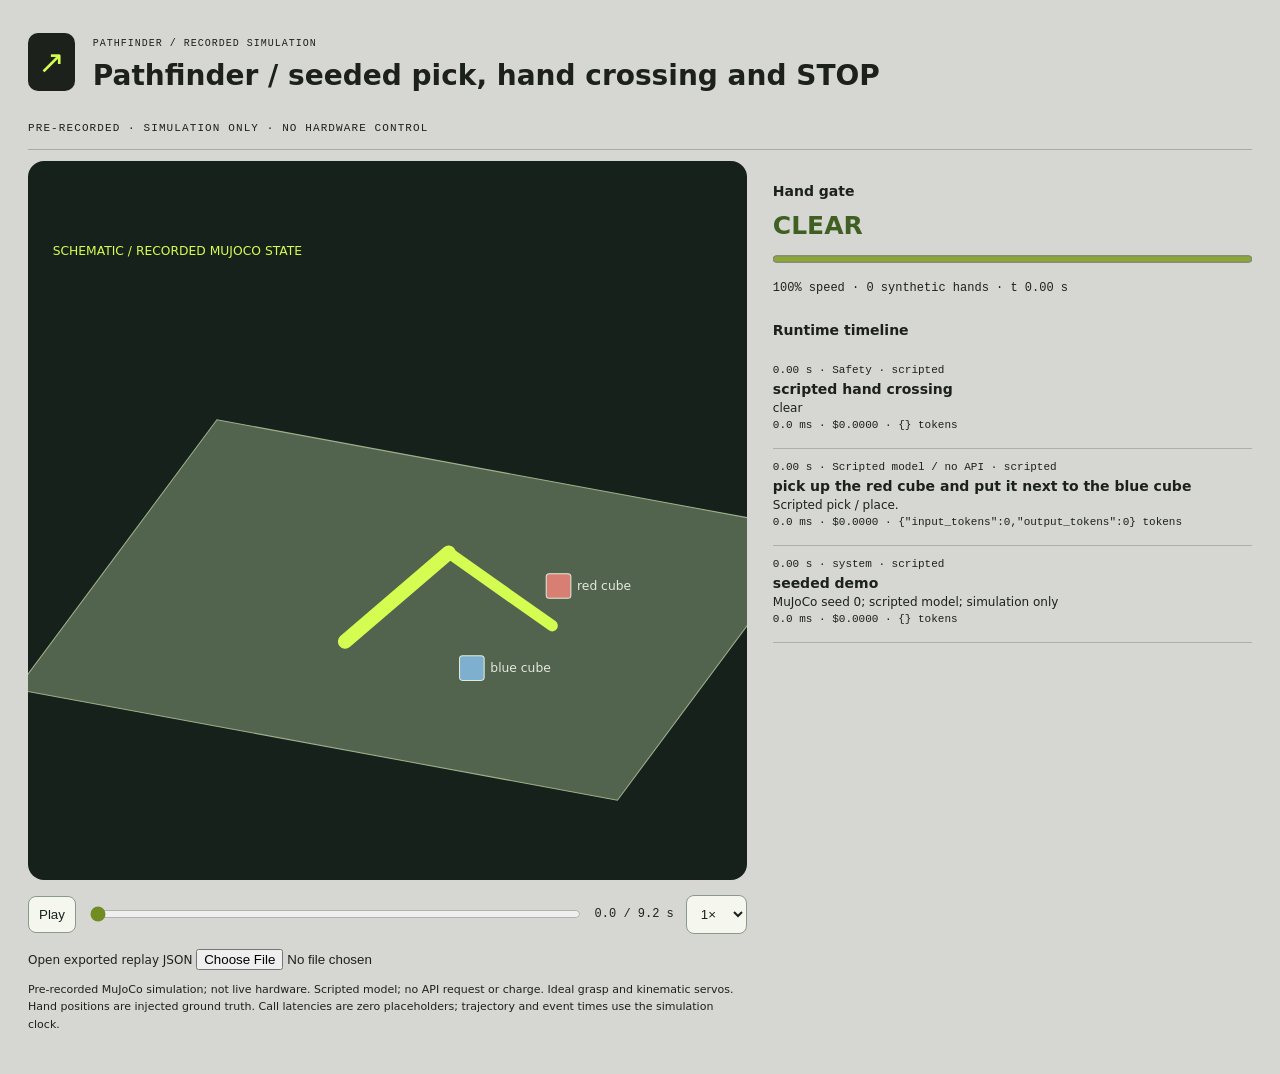
<file: replay/index.html>
<!doctype html><html lang="en"><head><meta charset="utf-8"><meta name="viewport" content="width=device-width,initial-scale=1"><title>Pathfinder: Live Safety System for Robotics with Natural Language Commands — simulation replay</title><link rel="stylesheet" href="style.css"><script src="demo-data.js" defer></script><script src="replay.js" defer></script></head><body><main><header><span class="mark">↗</span><div><p>PATHFINDER / RECORDED SIMULATION</p><h1 id="title">Simulation replay</h1></div></header><p class="notice">PRE-RECORDED · SIMULATION ONLY · NO HARDWARE CONTROL</p><p id="error" role="alert" hidden></p><div class="layout"><section><svg id="scene" viewBox="0 0 700 580" role="img" aria-label="Recorded robot arm and workspace schematic"></svg><div class="transport"><button id="play">Play</button><input id="scrub" type="range" min="0" max="1" step="0.001" value="0" aria-label="Replay position"><output id="time">0.0 s</output><select id="speed" aria-label="Replay speed"><option value="1">1×</option><option value="2">2×</option><option value="0.5">½×</option></select></div><label>Open exported replay JSON <input id="file" type="file" accept="application/json,.json"></label><p id="limits"></p></section><aside><h2>Hand gate</h2><strong id="gate">—</strong><progress id="scale" max="1" value="0"></progress><p id="metrics"></p><h2>Runtime timeline</h2><ol id="timeline"></ol></aside></div></main></body></html>
</file>
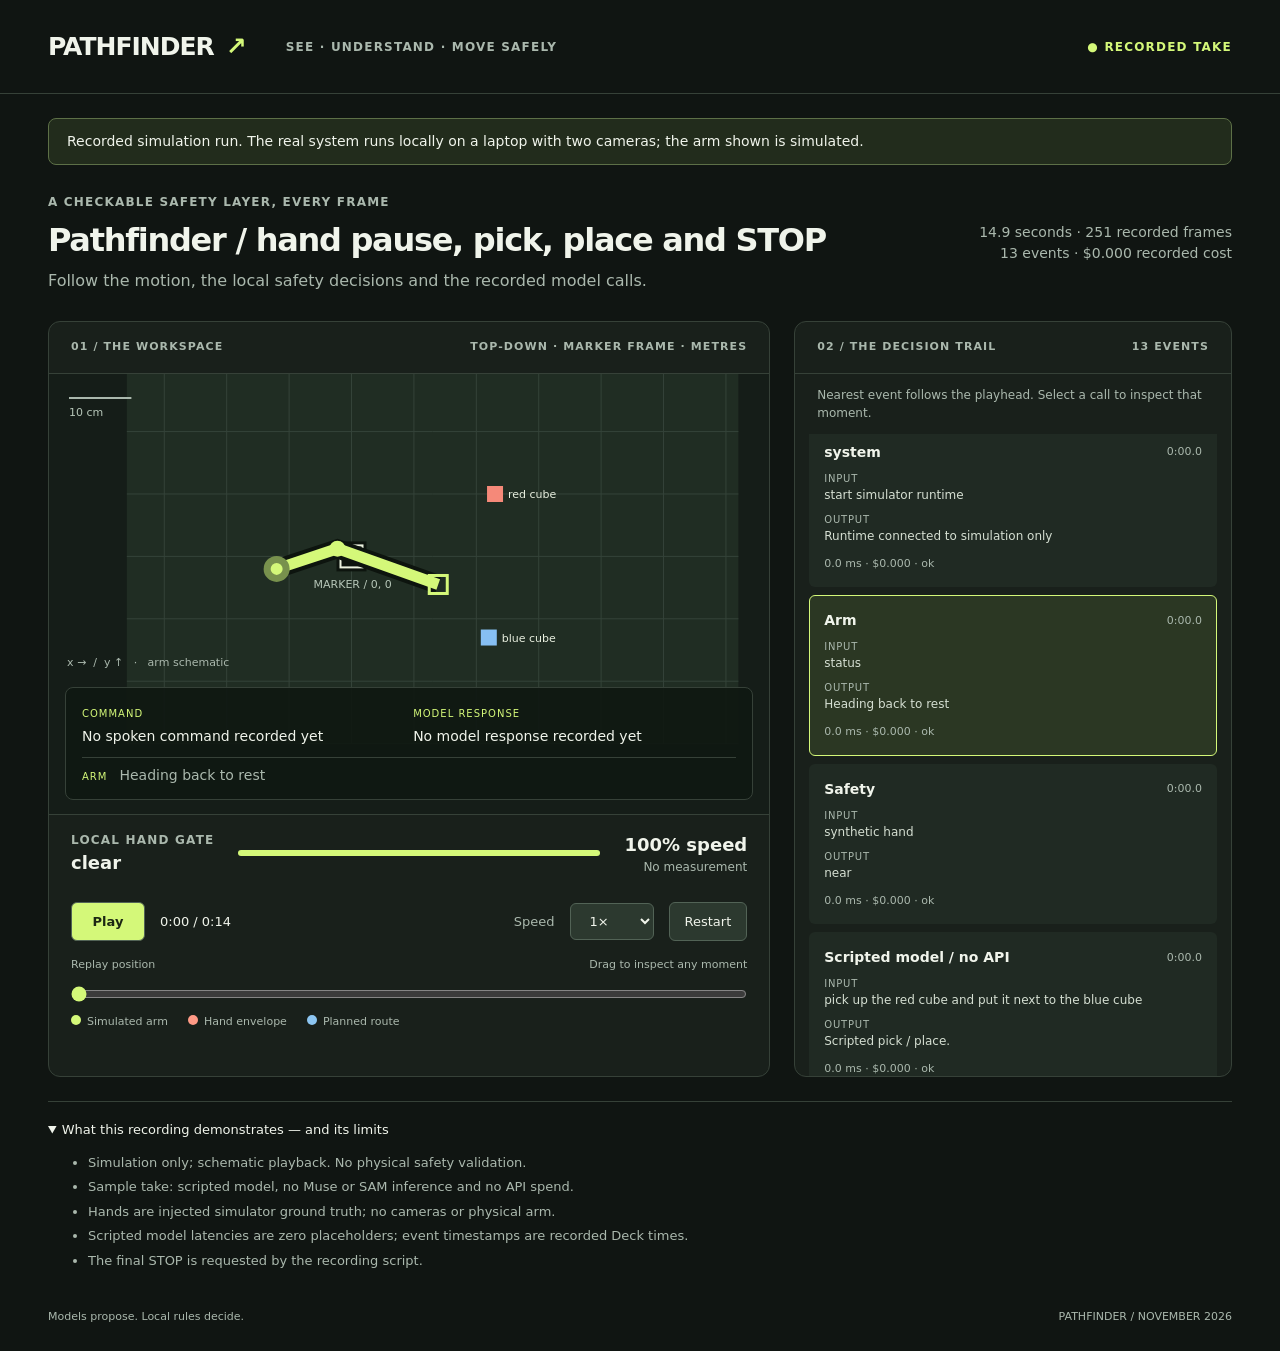
<file: replay_site/index.html>
<!doctype html>
<html lang="en-GB">
<head><meta charset="utf-8"><meta name="viewport" content="width=device-width,initial-scale=1"><title>Pathfinder · recorded run</title><link rel="icon" href="favicon.ico"><link rel="stylesheet" href="style.css"><script type="module" src="player.mjs"></script></head>
<body>
<header><a class="brand" href="./">PATHFINDER<span class="brand-dot">↗</span></a><span class="eyebrow">SEE · UNDERSTAND · MOVE SAFELY</span><span class="recorded">● RECORDED TAKE</span></header>
<main>
<div class="honesty">Recorded simulation run. The real system runs locally on a laptop with two cameras; the arm shown is simulated.</div>
<section class="intro"><div><p class="eyebrow">A CHECKABLE SAFETY LAYER, EVERY FRAME</p><h1 id="title">A robot that makes room.</h1><p>Follow the motion, the local safety decisions and the recorded model calls.</p></div><div class="take-meta"><span id="duration">Loading take…</span><span id="cost"></span></div></section>
<div id="error" role="alert" hidden></div>
<div class="workspace">
<section class="scene-panel" aria-label="Recorded workspace">
<div class="panel-heading"><span>01 / THE WORKSPACE</span><span>TOP-DOWN · MARKER FRAME · METRES</span></div>
<div class="scene"><canvas id="scene" aria-label="Top-down schematic of the simulated arm, objects and hand envelopes"></canvas>
<div id="stop" role="status" hidden></div>
<div class="captions"><div><span id="command-label">COMMAND</span><p id="command">No spoken command recorded yet</p></div><div><span id="answer-label">MODEL RESPONSE</span><p id="answer">Waiting for a recorded response</p></div><div class="arm-caption"><span>ARM</span><p id="arm">At rest</p></div></div>
</div>
<div class="safety"><div><span class="eyebrow">LOCAL HAND GATE</span><strong id="gate">Unknown</strong></div><meter id="gauge" min="0" max="1" value="0" aria-label="Recorded speed scale"></meter><div><strong id="scale">—</strong><span id="separation">No measurement</span></div></div>
<div class="controls"><button id="play" type="button" disabled aria-label="Play recorded take">Play</button><span id="clock">0:00 / 0:00</span><label for="speed">Speed</label><select id="speed"><option value="0.5">0.5×</option><option value="1" selected>1×</option><option value="2">2×</option></select><button id="restart" type="button" disabled>Restart</button></div>
<label class="scrub-label" for="scrub">Replay position <span>Drag to inspect any moment</span></label><input id="scrub" type="range" min="0" max="1" step="0.001" value="0" disabled>
<div class="legend"><span><i class="arm-key"></i>Simulated arm</span><span><i class="hand-key"></i>Hand envelope</span><span><i class="route-key"></i>Planned route</span></div>
</section>
<aside class="timeline-panel"><div class="panel-heading"><span>02 / THE DECISION TRAIL</span><span id="event-count"></span></div><p class="timeline-help">Nearest event follows the playhead. Select a call to inspect that moment.</p><div id="timeline" role="list" aria-label="Recorded events"></div></aside>
</div>
<details open><summary>What this recording demonstrates — and its limits</summary><ul id="limitations"></ul></details>
<footer><span>Models propose. Local rules decide.</span><span>PATHFINDER / NOVEMBER 2026</span></footer>
</main>
</body></html>
</file>
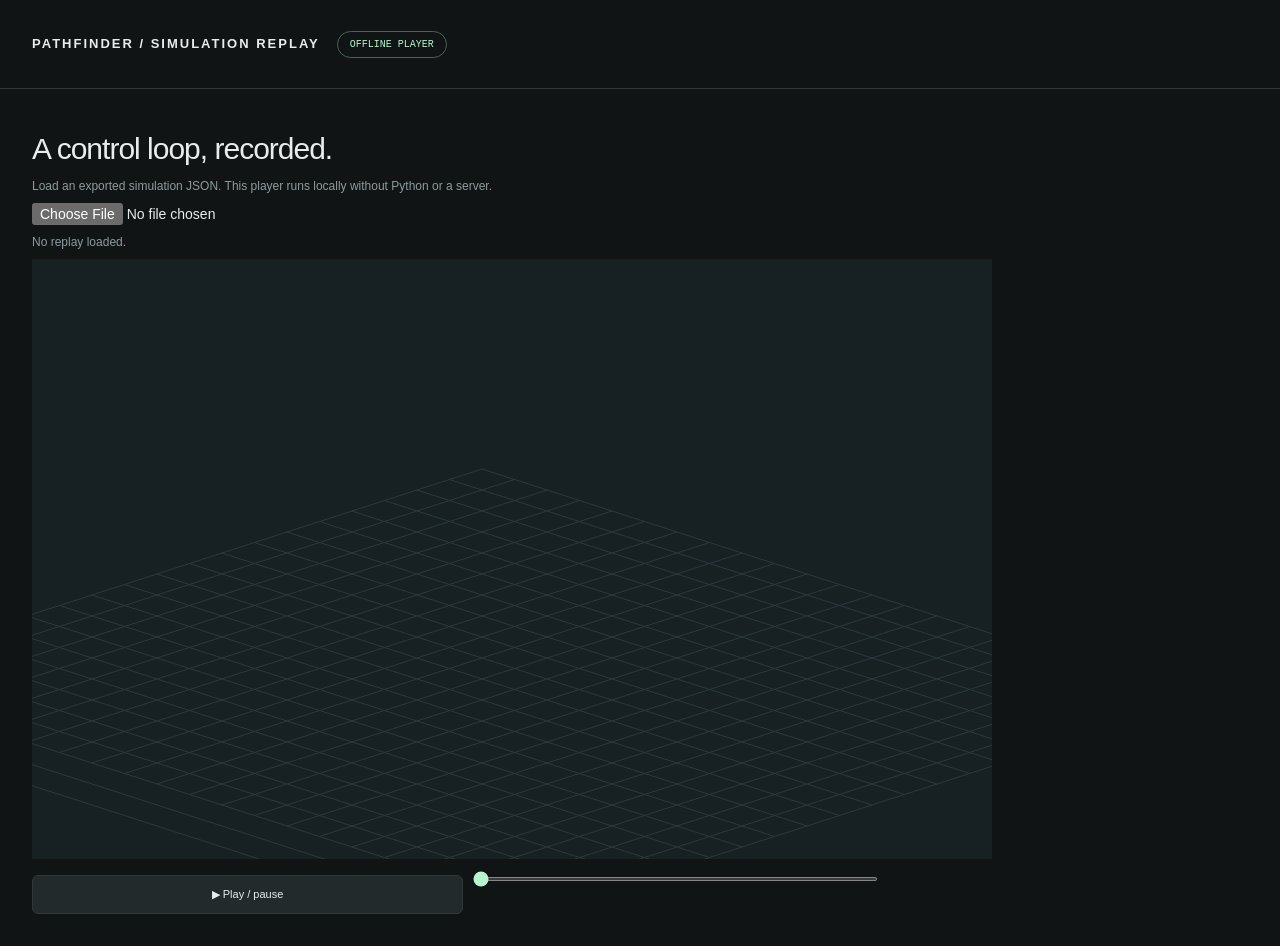
<file: simulation/web/replay.html>
<!doctype html><html lang="en"><head><meta charset="utf-8"><meta name="viewport" content="width=device-width,initial-scale=1"><title>Pathfinder simulation replay</title><link rel="stylesheet" href="style.css"></head><body><header><strong>PATHFINDER / SIMULATION REPLAY</strong><span class="pill">OFFLINE PLAYER</span></header><main><section><h1>A control loop, recorded.</h1><p>Load an exported simulation JSON. This player runs locally without Python or a server.</p><input type="file" accept=".json" id="file"><p id="status">No replay loaded.</p><canvas id="canvas" width="960" height="600"></canvas><div class="button-row"><button id="play">▶ Play / pause</button><input id="scrub" type="range" min="0" max="0" value="0" aria-label="Replay frame"></div></section></main><script src="replay.js"></script></body></html>
</file>
<file: replay/style.css>
*{box-sizing:border-box}body{margin:0;background:#d6d6d3;color:#1c211c;font:14px system-ui,sans-serif}main{max-width:1300px;margin:auto;padding:28px}header{display:flex;gap:18px;align-items:center}header p{font:10px monospace;letter-spacing:.1em}h1{font-size:28px;margin:4px 0}.mark{background:#1c211c;color:#d5fd51;border-radius:10px;padding:10px;font-size:32px}.notice{font:11px monospace;letter-spacing:.1em;border-bottom:1px solid #a6ada1;padding:15px 0}.layout{display:grid;grid-template-columns:minmax(0,1.5fr) minmax(240px,1fr);gap:26px}#scene{display:block;width:100%;aspect-ratio:1;background:#17211b;border-radius:16px}button,select{padding:10px;border:1px solid #8b998b;border-radius:8px;background:#f5f7ef;color:#17211b;cursor:pointer}.transport{display:flex;gap:12px;align-items:center;padding:15px 0}#scrub{flex:1;accent-color:#728c24}#time{font:12px monospace;white-space:nowrap}#limits{font-size:11px;line-height:1.6}#gate{font-size:25px}progress{display:block;width:100%;accent-color:#8ba833;margin:12px 0}#metrics{font:12px monospace;line-height:1.8}#timeline{padding:0;list-style:none;max-height:570px;overflow:auto}#timeline li{padding:12px 0;border-bottom:1px solid #aab2a5}#timeline small{display:block;font:11px monospace;margin-bottom:5px}#timeline p{margin:4px 0;font-size:12px}#error{padding:16px;border:2px solid #b03636;color:#9a2020}h2{font-size:14px;margin:22px 0 12px}label{font-size:12px}#file{max-width:100%}@media(max-width:740px){main{padding:16px}.layout{grid-template-columns:1fr}#timeline{max-height:300px}.transport{flex-wrap:wrap}}
</file>
<file: replay_site/style.css>
:root{color-scheme:dark;--bg:#101512;--panel:#19201b;--line:#364138;--muted:#aab8ad;--ink:#f0f4eb;--lime:#d4f879;--coral:#ff9a86;font:16px/1.5 system-ui,-apple-system,BlinkMacSystemFont,"Segoe UI",sans-serif}*{box-sizing:border-box}body{margin:0;background:var(--bg);color:var(--ink)}header,main{max-width:1800px;margin:auto;padding:0 48px}header{height:94px;display:flex;align-items:center;gap:40px;border-bottom:1px solid var(--line)}.brand{font-size:25px;font-weight:800;letter-spacing:-1px;color:var(--ink);text-decoration:none}.brand-dot{color:var(--lime);margin-left:12px}.eyebrow,.panel-heading,.recorded{font-size:12px;letter-spacing:.1em;font-weight:650}.eyebrow{color:var(--muted)}.recorded{margin-left:auto;color:var(--lime)}.honesty{margin-top:24px;border:1px solid #5d7047;background:#222c1c;padding:12px 18px;border-radius:8px;font-size:14px}.intro{display:flex;justify-content:space-between;align-items:center;gap:24px;padding:24px 0}.intro p{margin:4px 0;color:var(--muted)}h1{font-size:32px;line-height:1.2;letter-spacing:-.04em;margin:10px 0}.take-meta{display:flex;flex-direction:column;text-align:right;white-space:nowrap;color:var(--muted);font-size:14px}.workspace{display:grid;grid-template-columns:minmax(0,1.65fr) minmax(350px,1fr);gap:24px}.scene-panel,.timeline-panel{background:var(--panel);border:1px solid var(--line);border-radius:12px;overflow:hidden}.panel-heading{display:flex;justify-content:space-between;gap:12px;padding:17px 22px;border-bottom:1px solid var(--line);color:var(--muted);font-size:11px}.scene{position:relative;height:440px;background:#151d18}canvas{width:100%;height:100%;display:block}.captions{position:absolute;bottom:14px;left:16px;right:16px;display:grid;grid-template-columns:1fr 1fr;gap:8px;background:#101812ed;border:1px solid var(--line);border-radius:8px;padding:12px 16px;pointer-events:none}.captions span{font-size:10px;letter-spacing:.1em;color:var(--lime)}.captions p{font-size:14px;margin:3px 0;line-height:1.35;display:-webkit-box;-webkit-line-clamp:2;-webkit-box-orient:vertical;overflow:hidden;overflow-wrap:anywhere}.arm-caption{grid-column:1/-1;border-top:1px solid var(--line);padding-top:5px}.arm-caption p{display:inline;margin-left:12px;color:var(--muted)}#stop{position:absolute;top:16px;left:16px;right:16px;padding:12px 16px;border:1px solid var(--coral);background:#432a24ed;color:#ffe1d8;border-radius:8px;font-size:14px}#stop[data-kind=fault]{border-color:#f5cf76;background:#3e3424ed;color:#ffe6ab}.safety{padding:16px 22px;display:flex;align-items:center;gap:24px;border-top:1px solid var(--line)}.safety>div{display:flex;flex-direction:column;min-width:140px}.safety>div:last-child{min-width:110px;text-align:right}.safety strong{font-size:18px;font-weight:600}.safety span:last-child{font-size:12px;color:var(--muted)}meter{height:12px;flex:1;width:100%;accent-color:var(--lime)}meter::-webkit-meter-bar{background:#344136;border:0}meter::-webkit-meter-optimum-value{background:var(--lime)}.controls{display:flex;gap:15px;align-items:center;padding:10px 22px}.controls label{margin-left:auto;color:var(--muted);font-size:13px}button,select{background:#2c392f;color:var(--ink);border:1px solid #526356;border-radius:6px;padding:9px 15px;font:inherit;font-size:13px;cursor:pointer}button:hover,select:hover{border-color:var(--lime)}button:focus-visible,input:focus-visible,select:focus-visible,summary:focus-visible{outline:2px solid var(--lime);outline-offset:3px}button:disabled{opacity:.4;cursor:default}#play{background:var(--lime);color:#1c2713;min-width:74px;font-weight:700}#clock{font-size:13px;font-variant-numeric:tabular-nums}.scrub-label{display:flex;justify-content:space-between;padding:6px 22px 0;color:var(--muted);font-size:11px}#scrub{width:calc(100% - 44px);margin:12px 22px;accent-color:var(--lime);cursor:pointer}.legend{display:flex;gap:20px;padding:0 22px 18px;color:var(--muted);font-size:11px}.legend i{display:inline-block;width:10px;height:10px;margin-right:6px;border-radius:50%}.arm-key{background:var(--lime)}.hand-key{background:var(--coral)}.route-key{background:#8cc5f1}.timeline-panel{display:flex;flex-direction:column;max-height:756px}.timeline-help{font-size:12px;color:var(--muted);padding:0 22px;margin:12px 0}#timeline{overflow:auto;padding:0 14px 14px;scrollbar-color:#61735f transparent}.event{margin-bottom:8px}.event button{width:100%;text-align:left;background:#202a23;padding:14px;border-color:transparent}.event.active button{border-color:var(--lime);background:#2b3723}.event-head{display:flex;gap:12px;justify-content:space-between;align-items:center}.event-head strong{font-size:14px}.event time{color:var(--muted);font-size:11px;font-variant-numeric:tabular-nums}.event p{margin:8px 0;white-space:pre-wrap;overflow-wrap:anywhere;font-size:12px;color:#d5dfd2}.event p span{display:block;color:var(--muted);font-size:10px;letter-spacing:.08em}.event small{color:var(--muted);font-size:11px}details{margin:24px 0;color:var(--muted);font-size:13px;border-top:1px solid var(--line);padding-top:18px}summary{cursor:pointer;color:var(--ink)}li{margin:5px 0}footer{display:flex;justify-content:space-between;color:var(--muted);padding:15px 0 25px;font-size:11px}#error{border:1px solid var(--coral);padding:20px;margin-bottom:20px;color:var(--coral)}[hidden]{display:none!important}@media(min-width:1800px){.scene{height:390px}.timeline-panel{max-height:706px}}@media(max-width:1000px){header,main{padding-left:22px;padding-right:22px}header>.eyebrow{display:none}.workspace{grid-template-columns:1fr}.timeline-panel{max-height:500px}.scene{height:450px}}@media(max-width:560px){header,main{padding-left:14px;padding-right:14px}header{height:72px}.brand{font-size:21px}.recorded{font-size:10px}.intro{display:block}h1{font-size:26px}.take-meta{text-align:left;margin-top:14px}.panel-heading{padding:14px;font-size:9px}.scene{height:430px}.captions{left:8px;right:8px;padding:10px}.captions p{font-size:12px}.safety{gap:10px;padding:14px}.safety>div{min-width:95px}.safety>div:last-child{min-width:80px}.safety strong{font-size:15px}.controls{gap:8px;padding:10px 14px}.controls label{display:none}button,select{padding:8px 10px}.legend{gap:12px;padding-left:14px;font-size:10px}.scrub-label span{display:none}footer{gap:20px;font-size:10px}}
</file>
<file: simulation/web/style.css>
:root{color-scheme:dark;--bg:#101415;--panel:#191e20;--line:#303839;--muted:#8d9b9e;--text:#e7edeb;--mint:#b8f5ce;--orange:#ffc38c}*{box-sizing:border-box}body{margin:0;background:var(--bg);color:var(--text);font:14px/1.5 'Arial',sans-serif}button,select,input{font:inherit}button,select{border:1px solid var(--line);background:#232a2c;color:var(--text);border-radius:6px;padding:10px 12px}button{cursor:pointer;transition:.15s}button:hover{border-color:#9ba8a4;background:#303a3c}button:disabled{opacity:.4;cursor:wait}button:focus-visible,a:focus-visible,input:focus-visible,select:focus-visible{outline:2px solid var(--mint);outline-offset:3px}header{height:89px;display:flex;align-items:center;padding:0 32px;border-bottom:1px solid var(--line);gap:17px}.brand{color:var(--mint);font-size:38px;line-height:1;text-decoration:none;font-weight:900;letter-spacing:-9px;width:39px}.branddot{color:#748782}header strong{font-size:13px;letter-spacing:2px}.subtitle{display:block;font:10px monospace;letter-spacing:1px;color:var(--muted);margin-top:5px}.header-right{display:flex;align-items:center;gap:18px;margin-left:auto}#connection{font:10px monospace;color:var(--muted)}.pill{font:10px monospace;color:var(--mint);border:1px solid #486453;border-radius:30px;padding:7px 12px}.stop{background:#b64c42;color:white;border-color:#b64c42;font-weight:bold}.stop:hover{background:#d36355}kbd{font:9px monospace;opacity:.7;margin-left:15px}main{max-width:1800px;margin:auto;display:grid;grid-template-columns:minmax(0,1fr) 340px;padding:32px;gap:28px}.section-heading{display:flex;justify-content:space-between;align-items:center;margin-bottom:24px}.eyebrow{font:10px monospace;color:var(--mint);letter-spacing:2px}h1{font-size:30px;letter-spacing:-1px;line-height:1.2;font-weight:500;margin:10px 0}p{margin:8px 0;color:var(--muted);font-size:12px}.clock{text-align:right;font-family:monospace}.clock span{font-size:9px;color:var(--muted);display:block;letter-spacing:1px}.clock strong{font-size:24px;font-weight:400}.viewer{position:relative;aspect-ratio:3/2;background:#20282c;border:1px solid #3e494b;border-radius:9px;overflow:hidden}.viewer>img{width:100%;height:100%;object-fit:contain;touch-action:none;cursor:grab}.viewer-top,.viewer-bottom{position:absolute;left:20px;right:20px;display:flex;justify-content:space-between;align-items:center;pointer-events:none}.viewer-top{top:17px}.viewer-bottom{bottom:17px;font:9px monospace;letter-spacing:1px;color:#c5d4d4;text-shadow:0 1px 4px black}.viewer-top select{pointer-events:auto;background:#172022d9;font:11px monospace}.view-label{font:10px monospace;letter-spacing:1px;background:#172022c9;padding:9px;border-radius:4px}#renderMessage{position:absolute;left:15%;right:15%;top:46%;text-align:center;color:var(--orange);font-family:monospace;pointer-events:none}.telemetry{display:grid;grid-template-columns:1.2fr .7fr 1.6fr;border:1px solid var(--line);border-radius:7px;margin:14px 0 24px;background:var(--panel)}.telemetry>div{padding:15px 18px;border-right:1px solid var(--line)}.telemetry>div:last-child{border:0}.telemetry span{font:9px monospace;color:var(--muted);letter-spacing:1px;display:block}.telemetry strong{font:13px monospace;font-weight:400;display:block;margin-top:6px}#speed{color:var(--mint)}.lower-grid{display:grid;grid-template-columns:1fr 1fr;gap:20px}.panel{border:1px solid var(--line);border-radius:8px;background:var(--panel);padding:20px}.panel-heading{display:flex;justify-content:space-between;align-items:center;margin-bottom:14px;gap:8px}.panel-heading h2{font-size:14px;font-weight:500;margin:0}.panel-heading>span{font:8px monospace;letter-spacing:1px;color:var(--muted)}.panel-heading button{padding:5px 8px;font:10px monospace}.camera-grid{display:grid;grid-template-columns:1fr 1fr;gap:9px}.camera-tile{padding:0;overflow:hidden;text-align:left;background:#11191a}.camera-tile img{width:100%;aspect-ratio:3/2;display:block}.camera-tile span{display:block;font:9px monospace;padding:8px;color:var(--muted)}.camera-controls{margin-top:17px}.camera-controls label,.joint-control{display:grid;grid-template-columns:65px 1fr 49px;gap:7px;align-items:center;font:10px monospace;color:var(--muted);margin:11px 0}.camera-controls output,.joint-control output{text-align:right;color:var(--text)}input[type=range]{width:100%;accent-color:var(--mint);height:4px}.events{height:200px;overflow:auto;font:10px/1.7 monospace}.event{padding:9px 0;border-bottom:1px solid var(--line)}.event time{color:var(--muted);margin-right:9px}.bridge{border-top:1px solid var(--line);margin-top:15px;padding-top:12px;font:8px monospace;color:var(--muted)}.bridge code{display:block;color:var(--mint);font-size:12px;margin:5px 0}.bridge a{color:var(--muted);font-size:10px}aside{padding-top:0}.control-panel{padding:22px}.status-dot{width:7px;height:7px;background:var(--mint);border-radius:50%}.muted{color:var(--muted);font-size:12px;line-height:1.6}.small{font-size:10px}.field-label{font:9px monospace;letter-spacing:1px;color:var(--muted);display:block;margin:23px 0 8px}#object{width:100%}.button-row{display:flex;gap:8px;margin-top:10px}.button-row>*{flex:1;font-size:11px}.primary{color:#14221c;background:var(--mint);border-color:var(--mint)}.primary:hover{background:#dcfce6}.wide{width:100%;font-size:11px;margin-top:10px}.divider{height:1px;background:var(--line);margin:25px 0}.scenarios{display:grid;gap:7px}.scenarios button{text-align:left;font-size:11px}.scenarios button:before{content:'○';margin-right:10px;color:var(--muted)}.scenarios .active{border-color:#587763;color:var(--mint)}.scenarios .active:before{content:'●';color:var(--mint)}.xyz{display:flex;gap:9px}.xyz label{flex:1;font:10px monospace;color:var(--muted);min-width:0}.xyz input{width:100%;background:#111718;border:1px solid var(--line);border-radius:4px;color:var(--text);padding:8px 5px;margin-top:6px}.joint-control{grid-template-columns:85px 1fr 35px;font-size:9px}.joint-control span{overflow:hidden}#notice{padding:15px 3px;color:var(--mint);font:11px/1.7 monospace;overflow-wrap:anywhere}footer{max-width:1800px;margin:auto;display:flex;justify-content:space-between;padding:20px 32px;border-top:1px solid var(--line);font:9px monospace;letter-spacing:1px;color:var(--muted)}.green{color:var(--mint)}@media(min-width:1600px){main{grid-template-columns:minmax(0,1fr) 380px}.viewer{aspect-ratio:1.75}}@media(max-width:1100px){main{padding:20px;gap:18px;grid-template-columns:minmax(0,1fr) 300px}.lower-grid{grid-template-columns:1fr}header{padding:0 20px}.header-right{gap:8px}.pill{display:none}h1{font-size:25px}.clock{display:none}}@media(max-width:760px){main{display:block;padding:15px}.lower-grid{grid-template-columns:1fr}aside{margin-top:20px}header{height:auto;min-height:80px;padding:15px;flex-wrap:wrap;gap:10px}.header-right{width:100%;justify-content:space-between}header .brand{font-size:32px}.section-heading{margin-top:12px}h1{font-size:24px}.viewer-top{left:10px;right:10px;top:10px}.viewer-bottom{left:10px;right:10px;font-size:7px}.telemetry>div{padding:12px 8px}.telemetry strong{font-size:10px}.telemetry span{font-size:7px}footer{font-size:7px;padding:20px 15px}}

.workspace-scan{margin:0 0 24px;border:1px solid var(--line);border-radius:8px;background:var(--panel);padding:16px}.workspace-scan summary{cursor:pointer;color:#D5FD51;font:12px monospace}.workspace-scan a{color:#D5FD51}.workspace-scan iframe{width:100%;height:500px;border:0;border-radius:6px}
</file>
